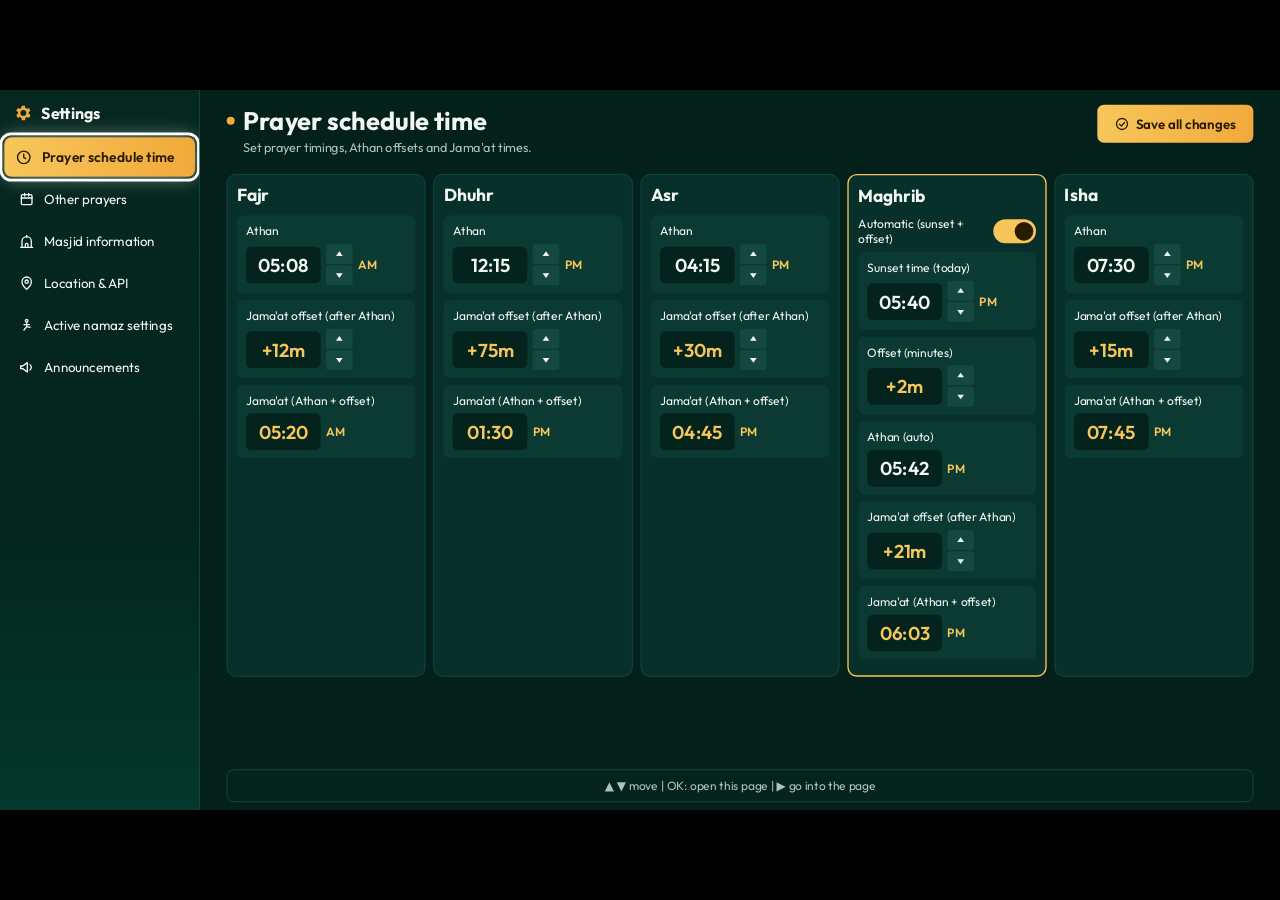
<file: unpacked_settings/app/src/main/assets/index.html>
<!DOCTYPE html>
<html lang="en">
<head>
<meta charset="utf-8">
<meta name="viewport" content="width=device-width, initial-scale=1, viewport-fit=cover">
<title>Masjid Display Settings</title>
<link href="https://fonts.googleapis.com/css2?family=Outfit:wght@400;500;600;700&display=swap" rel="stylesheet">
<style>
:root{--bg:#04201a;--panel:#07302a;--card:#0a3a32;--field:#04231d;--line:#14584b;--text:#f3f7f4;--mute:#a8c4bb;--gold:#f7c65a;--gold2:#f2a93b;--ink:#2a1c00;box-sizing:border-box;padding-top:env(safe-area-inset-top,0px);padding-bottom:env(safe-area-inset-bottom,0px)}
@media (prefers-color-scheme:dark){:root:not([data-theme="light"]){--bg:#04201a}}
:root[data-theme="dark"]{--bg:#04201a}
*{box-sizing:border-box}
html{scroll-padding-top:env(safe-area-inset-top,0px)}
body{margin:0;background:var(--bg);color:var(--text);font-family:'Outfit',system-ui,-apple-system,'Segoe UI',Roboto,sans-serif;min-height:100vh}
button,input,select,textarea{font:inherit;color:inherit}
.app{display:grid;grid-template-columns:260px 1fr;min-height:100vh}
nav{background:linear-gradient(180deg,#05271f,#03251d 60%,#05382c);border-right:1px solid var(--line);padding:20px 12px}
nav h1{font-size:24px;margin:0 8px 22px;display:flex;gap:12px;align-items:center}
nav h1 svg{width:30px;height:30px;fill:var(--gold2)}
.nb{display:flex;gap:14px;align-items:center;width:100%;text-align:left;background:none;border:0;border-radius:10px;padding:13px 14px;margin-bottom:6px;font-size:17px;cursor:pointer}
.nb svg{width:24px;height:24px;flex:none;fill:none;stroke:currentColor;stroke-width:2;stroke-linecap:round;stroke-linejoin:round}
.nb:hover{background:#0a3a32}
.nb[aria-current=page]{background:linear-gradient(90deg,var(--gold),var(--gold2));color:var(--ink);font-weight:600}
.nb:focus-visible,.save:focus-visible,.step button:focus-visible,.btn:focus-visible,.sw:focus-visible{outline:2px solid var(--gold);outline-offset:2px}
main{padding:22px 28px 40px;min-width:0}
header{display:flex;justify-content:space-between;align-items:flex-start;gap:16px;margin-bottom:18px}
header h2{margin:0;font-size:32px;display:flex;align-items:center;gap:12px}
header h2:before{content:"";width:12px;height:12px;border-radius:50%;background:var(--gold2)}
header p{margin:4px 0 0 24px;color:var(--mute);font-size:17px}
.save{display:flex;gap:10px;align-items:center;background:linear-gradient(90deg,var(--gold),var(--gold2));color:var(--ink);border:0;border-radius:10px;padding:13px 20px;font-weight:600;font-size:17px;cursor:pointer;white-space:nowrap}
.save svg{width:22px;height:22px;fill:none;stroke:currentColor;stroke-width:2.2;stroke-linecap:round;stroke-linejoin:round}
.save.dirty{box-shadow:0 0 0 3px rgba(247,198,90,.35)}
.page{display:none}.page.on{display:block}
.card{background:var(--panel);border:1px solid var(--line);border-radius:14px;padding:16px}
.card h3{margin:0 0 12px;font-size:21px;display:flex;justify-content:space-between;align-items:center}
.card.hl{border:2px solid var(--gold)}
.grid5{display:grid;grid-template-columns:repeat(5,minmax(0,1fr));gap:12px;margin-bottom:12px}
.grid4{display:grid;grid-template-columns:repeat(4,minmax(0,1fr));gap:12px}
.fld{background:var(--card);border-radius:10px;padding:10px;margin-bottom:8px}
.fld label,.lbl{display:block;font-size:14px;margin-bottom:6px;color:var(--text)}
.row{display:flex;align-items:center;gap:8px}
.val{background:var(--field);border-radius:8px;padding:8px 10px;font-weight:600;font-size:22px;min-width:84px;text-align:center}
.val.g{color:var(--gold)}
.ampm{color:var(--gold);font-size:14px;font-weight:600;min-width:26px}
.step{display:flex;flex-direction:column;gap:2px}
.step button{width:26px;height:20px;background:#15493f;border:0;border-radius:4px;cursor:pointer;padding:0;display:grid;place-items:center}
.step button svg{width:12px;height:12px;fill:var(--text)}
input.time{background:var(--field);border:0;border-radius:8px;padding:7px 8px;font-weight:600;font-size:21px;color:var(--gold);width:100%;max-width:140px;color-scheme:dark}
.sw{position:relative;width:46px;height:26px;border-radius:13px;border:0;background:#2b4a43;cursor:pointer;flex:none;padding:0}
.sw:after{content:"";position:absolute;top:3px;left:3px;width:20px;height:20px;border-radius:50%;background:var(--ink);transition:left .15s}
.sw[aria-checked=true]{background:var(--gold)}
.sw[aria-checked=true]:after{left:23px}
.auto{display:flex;justify-content:space-between;align-items:center;font-size:14px;margin-bottom:8px;gap:6px}
.note{margin-top:12px;background:var(--panel);border:1px solid var(--line);border-radius:10px;padding:12px 14px;color:var(--mute);font-size:15px}
.note b{color:var(--gold);font-weight:600}
.btn{display:flex;gap:10px;align-items:center;justify-content:center;background:transparent;border:1px solid var(--line);border-radius:10px;padding:13px 14px;cursor:pointer;width:100%;font-size:16px}
.btn:hover{background:#0a3a32}
.btn svg{width:22px;height:22px;fill:none;stroke:currentColor;stroke-width:2;stroke-linecap:round;stroke-linejoin:round}
.inp,select.inp,textarea.inp{width:100%;background:var(--field);border:1px solid var(--line);border-radius:10px;padding:14px 16px;font-size:18px}
select.inp{appearance:none;background-image:url("data:image/svg+xml,%3Csvg xmlns='http://www.w3.org/2000/svg' width='14' height='14' fill='none' stroke='%23f3f7f4' stroke-width='2'%3E%3Cpath d='M2 4l5 5 5-5'/%3E%3C/svg%3E");background-repeat:no-repeat;background-position:right 14px center;padding-right:38px}
select.inp option{background:#04231d}
.inp:focus{outline:2px solid var(--gold);outline-offset:1px}
.fl{margin-bottom:18px}.fl>label{display:block;margin-bottom:8px;font-size:17px;color:var(--mute)}
.two{display:grid;grid-template-columns:1fr 1fr;gap:16px}
.three{display:grid;grid-template-columns:repeat(3,1fr);gap:12px}
.sub{color:var(--mute);margin:0 0 16px;font-size:16px}
.dur{display:flex;justify-content:space-between;align-items:center;background:var(--card);border-radius:10px;padding:10px 16px;margin-bottom:10px;font-size:20px;font-weight:600}
.dur .row span.u{font-weight:400;color:var(--text);margin-left:18px;font-size:17px}
.ann{display:flex;justify-content:space-between;align-items:center;gap:16px}
.ann h3{margin-bottom:4px}
.cnt{text-align:right;color:var(--mute);margin-top:6px;font-size:15px}
.toast{position:fixed;left:50%;bottom:calc(24px + env(safe-area-inset-bottom,0px));transform:translateX(-50%) translateY(20px);background:var(--gold);color:var(--ink);padding:12px 20px;border-radius:10px;font-weight:600;opacity:0;pointer-events:none;transition:.2s;z-index:20;max-width:90vw;text-align:center}
.toast.on{opacity:1;transform:translateX(-50%)}
.dim{opacity:.45;pointer-events:none}
@media (max-width:1px){.grid5{grid-template-columns:repeat(3,minmax(0,1fr))}.grid4{grid-template-columns:repeat(2,minmax(0,1fr))}}
@media (max-width:1px){
.app{grid-template-columns:1fr}
nav{display:flex;overflow-x:auto;padding:10px;border-right:0;border-bottom:1px solid var(--line);gap:6px}
nav h1{display:none}.nb{width:auto;white-space:nowrap;margin:0;padding:10px 12px;font-size:15px}
main{padding:16px 14px 40px}header{flex-direction:column}header h2{font-size:26px}header p{margin-left:24px}
.grid5,.grid4,.two,.three{grid-template-columns:1fr}
}
.adj{border-radius:10px;cursor:pointer}.adj:focus{outline:3px solid var(--gold);outline-offset:4px;box-shadow:0 0 18px rgba(247,198,90,.45)}
.hint{display:none}
.tvua{cursor:none}.tv .app{height:var(--vh);min-height:0}.tv nav{height:var(--vh);overflow:hidden}.tv main{height:var(--vh);overflow-y:auto;padding:28px 44px 80px}.tv ::-webkit-scrollbar{display:none}
.tv .val{min-width:70px;font-size:20px}.tv .row{flex-wrap:wrap}
.tv .nb:focus,.tv .sw:focus,.tv .save:focus,.tv .btn:focus,.tv .inp:focus{outline:4px solid var(--gold);outline-offset:3px;box-shadow:0 0 22px rgba(247,198,90,.5)}
.tv .hint{display:block;position:fixed;bottom:12px;left:280px;right:44px;text-align:center;background:rgba(4,35,29,.92);border:1px solid var(--line);border-radius:10px;padding:8px 12px;color:var(--mute);font-size:15px;z-index:15}
html,body{height:100%;overflow:hidden;background:#000}
.stage{position:fixed;left:50%;top:50%;width:1920px;height:1080px;transform-origin:center;overflow:hidden;background:var(--bg)}
.tv .app{height:1080px;grid-template-columns:300px 1fr}.tv nav,.tv main{height:1080px}.tv main{padding:22px 40px 70px}
.tv .card{padding:14px}.tv .fld{padding:8px 10px;margin-bottom:6px}.tv .hint{left:340px;right:40px}
.grid2{display:grid;grid-template-columns:1fr 1fr;gap:16px;margin-bottom:12px}
.big .val{font-size:28px;min-width:112px;padding:10px 14px}
.big .fld{padding:12px 14px;margin-bottom:10px}
.big .fld label{font-size:18px;margin-bottom:8px}
.big .card h3{font-size:26px;margin-bottom:14px}
.big .ampm{font-size:18px;min-width:34px}
.big .step button{width:34px;height:26px}
.big .sw{width:64px;height:36px;border-radius:18px}
.big .sw:after{top:4px;left:4px;width:28px;height:28px}
.big .sw[aria-checked=true]:after{left:32px}
.big .auto{font-size:18px}
.big .adj:focus{outline-width:4px}
.big .note{font-size:17px}
.tv .nb{font-size:20px;padding:16px}
.tv .inp{padding:16px 18px;font-size:22px}.tv .btn{padding:18px;font-size:20px}.tv .sub{font-size:18px}.tv header h2{font-size:38px}.tv header p{font-size:19px}.tv .save{font-size:20px;padding:16px 26px}
.adj{position:relative}.adj:focus{background:rgba(247,198,90,.16)}
.adj:focus:before{content:"\25C0";position:absolute;left:-15px;top:50%;margin-top:-12px;color:var(--gold);font-size:18px}
.adj:focus:after{content:"\25B6";position:absolute;right:-15px;top:50%;margin-top:-12px;color:var(--gold);font-size:18px}
.tv .nb:focus,.tv .sw:focus,.tv .btn:focus,.tv .save:focus{transform:scale(1.04)}.tv .nb:focus{background:#0e4a3f}
.presets{display:grid;grid-template-columns:1fr 1fr;gap:12px}
.tv .hint{font-size:18px;padding:12px 14px}
.adj.editing{background:rgba(247,198,90,.3);outline:4px solid var(--gold);outline-offset:4px;box-shadow:0 0 24px rgba(247,198,90,.7)}
.adj.editing:before,.adj.editing:after{display:none}
.adj.editing .step button{background:var(--gold)}.adj.editing .step button svg{fill:var(--ink)}
.big .step button{width:40px;height:30px}
.nb:focus{outline:4px solid #fff!important;outline-offset:3px;box-shadow:0 0 28px rgba(255,255,255,.55)!important;background:rgba(255,255,255,.2)!important;transform:none}
.nb.sel,.nb.sel:focus{background:linear-gradient(90deg,var(--gold),var(--gold2))!important;color:var(--ink);font-weight:600}
.adj:focus,.sw:focus,.btn:focus,.save:focus,.inp:focus{outline:4px solid var(--gold)!important;outline-offset:4px;box-shadow:0 0 28px rgba(247,198,90,.65)!important}
.btn:focus{background:#14584B!important}
.adj.editing{background:rgba(247,198,90,.3);outline:5px solid var(--gold)!important}
.adj.editing .step button{background:#15493f;opacity:.55}
.adj.editing .step button.hot{opacity:1;background:var(--gold);transform:scale(1.25);box-shadow:0 0 16px rgba(247,198,90,.95)}
.adj.editing .step button.hot svg{fill:var(--ink)}
.inp.editing{outline:5px solid var(--gold)!important;background-color:#0f4b3f}
.inp:read-only{cursor:default}
.tv header{position:sticky;top:0;background:var(--bg);z-index:5;padding-bottom:10px}
@media (prefers-reduced-motion:reduce){*{transition:none!important}}
</style>
</head>
<body>
<div class="stage" id="stage"><div class="app">
<nav aria-label="Settings sections">
<h1><svg viewBox="0 0 24 24"><path d="M19.4 13a7.5 7.5 0 000-2l2.1-1.6-2-3.4-2.5 1a7.6 7.6 0 00-1.7-1L15 3.3h-4l-.4 2.7a7.6 7.6 0 00-1.7 1l-2.5-1-2 3.4L6.6 11a7.5 7.5 0 000 2l-2.1 1.6 2 3.4 2.5-1c.5.4 1.1.7 1.7 1l.4 2.7h4l.4-2.7c.6-.3 1.2-.6 1.7-1l2.5 1 2-3.4zM13 15.5a3.5 3.5 0 110-7 3.5 3.5 0 010 7z" transform="translate(-1 -.5)"/></svg>Settings</h1>
<div id="navs"></div>
</nav>
<main>
<header>
<div><h2 id="ptitle"></h2><p id="psub"></p></div>
<button class="save" id="save"><svg viewBox="0 0 24 24"><circle cx="12" cy="12" r="9"/><path d="M8 12.5l3 3 5-6"/></svg>Save all changes</button>
</header>

<section class="page big" id="p-prayer">
<div class="grid5" id="five"></div>
</section>

<section class="page big" id="p-other">
<div class="grid2" id="four"></div>
<div class="note"><b>Note:</b> Turning a switch on shows that prayer or schedule on the main screen. Turning it off hides it without deleting its saved settings.</div>
</section>

<section class="page" id="p-masjid">
<div class="card"><h3>Masjid details</h3>
<div class="fl"><label for="m-name">Masjid name</label><input class="inp" id="m-name" data-k="masjid.name"></div>
<div class="fl"><label for="m-sub">Subtitle / area (optional)</label><input class="inp" id="m-sub" data-k="masjid.sub"></div>
<div class="fl"><label for="m-addr">Full address (optional)</label><input class="inp" id="m-addr" data-k="masjid.addr"></div></div>
<div class="card" style="margin-top:16px"><h3>Screen size</h3><p class="sub">If the screen looks cut off or too small, change this until everything fits.</p><div class="fld" id="scalebox"></div></div>
</section>

<section class="page" id="p-loc">
<div class="two">
<div class="card"><h3>Location information</h3>
<p class="sub">Set your masjid's location for accurate sunrise, sunset, weather and prayer times.</p>
<div class="three" style="margin-bottom:14px">
<div><label class="lbl" for="l-c">Country</label><select class="inp" id="l-c" data-k="loc.country"><option>India</option></select></div>
<div><label class="lbl" for="l-s">State</label><select class="inp" id="l-s" data-k="loc.state"><option>Jharkhand</option></select></div>
<div><label class="lbl" for="l-ci">City / locality</label><select class="inp" id="l-ci" data-k="loc.city"><option>Lalpania</option></select></div></div>
<div class="two" style="margin-bottom:14px">
<div class="fld" id="latbox"></div>
<div class="fld" id="lngbox"></div></div>
<div class="two"><button class="btn" id="geo"><svg viewBox="0 0 24 24"><circle cx="12" cy="12" r="4"/><path d="M12 2v4M12 18v4M2 12h4M18 12h4"/></svg>Get current location</button>
<button class="btn" id="refloc"><svg viewBox="0 0 24 24"><path d="M20 11a8 8 0 00-14-4L4 9M4 4v5h5M4 13a8 8 0 0014 4l2-2M20 20v-5h-5"/></svg>Refresh location data</button></div></div>
<div class="card"><h3>Prayer calculation API</h3>
<p class="sub">Choose how prayer times are fetched.</p>
<div class="fl"><label for="a-p">API provider</label><select class="inp" id="a-p" data-k="api.prayer"><option>AlAdhan (aladhan.com)</option></select></div>
<div class="fl"><label for="a-m">Calculation method</label><select class="inp" id="a-m" data-k="api.method"><option value="1">1 - University of Islamic Sciences, Karachi</option><option value="2">2 - ISNA</option><option value="3">3 - Muslim World League</option><option value="4">4 - Umm Al-Qura, Makkah</option><option value="5">5 - Egyptian General Authority</option></select></div>
<div class="fl"><label for="a-j">School of jurisprudence</label><select class="inp" id="a-j" data-k="api.school"><option value="0">0 - Shafi (default)</option><option value="1">1 - Hanafi</option></select></div>
<div class="note" style="margin:0">These settings are used to fetch daily prayer times from the AlAdhan API.</div></div>
</div>
<div class="two" style="margin-top:16px">
<div class="card"><h3>Sunrise &amp; sunset API</h3><p class="sub">Used for sunrise, sunset and automatic Maghrib timing.</p>
<div class="fl"><label for="s-p">API provider</label><select class="inp" id="s-p" data-k="api.sun"><option>sunrise-sunset.org</option></select></div>
<button class="btn test">Test sunrise/sunset API</button></div>
<div class="card"><h3>Weather API</h3><p class="sub">Used for current weather and the 7-day forecast.</p>
<div class="fl"><label for="w-p">API provider</label><select class="inp" id="w-p" data-k="api.weather"><option>Open-Meteo (open-meteo.com)</option></select></div>
<button class="btn test">Test weather API</button></div>
</div>
</section>

<section class="page" id="p-namaz">
<div class="card"><h3>Active namaz duration</h3>
<p class="sub">Set how long the Active Namaz screen stays on display after each Jama'at starts.</p>
<div id="durs"></div></div>
</section>

<section class="page" id="p-ann">
<div class="card" style="margin-bottom:14px"><div class="ann"><div><h3>Enable announcements</h3><p class="sub" style="margin:0">Show announcement messages on the main display.</p></div>
<div class="row"><span>Enable</span><button class="sw" role="switch" aria-label="Enable announcements" data-sw="ann.on"></button></div></div></div>
<div class="card"><h3>Announcement message</h3><p class="sub">Enter the text to show on the main screen.</p>
<textarea class="inp" id="an-t" rows="3" maxlength="200" data-k="ann.text" aria-label="Announcement message"></textarea>
<div class="cnt" id="an-c">0/200</div></div>
<div class="card" style="margin-top:14px"><h3>Quick messages</h3><p class="sub">Pick one to fill the message. No typing needed.</p><div class="presets">
<button class="btn" data-preset="Welcome to our Masjid. Please maintain silence in the mosque.">Welcome and silence</button>
<button class="btn" data-preset="Please switch off your mobile phones before the prayer.">Switch off mobile phones</button>
<button class="btn" data-preset="Please straighten the rows and fill the gaps.">Straighten the rows</button>
<button class="btn" data-preset="Jumuah khutbah will begin soon. Please be seated.">Jumuah khutbah soon</button>
<button class="btn" data-preset="Please keep the Masjid clean.">Keep the Masjid clean</button>
<button class="btn" data-preset="Please keep your footwear on the racks.">Footwear on the racks</button>
</div></div>
</section>
</main>
</div>
<div class="hint" id="hint">&#9650; &#9660; &#9664; &#9654; Move &nbsp;&nbsp; OK Select &nbsp;&nbsp; &#9664; &#9654; on a time or value: change it &nbsp;&nbsp; Back: menu</div>
<div class="toast" id="toast" role="status"></div></div>

<script>
var DEF={
 masjid:{name:"Jama Masjid KODWATAND, Lalpania",sub:"Lalpania",addr:"KODWATAND, Lalpania, Bokaro, Jharkhand, India"},
 pr:{fajr:{on:1,t:308,off:12,j:320},dhuhr:{on:1,t:735,off:75,j:810},asr:{on:1,t:975,off:30,j:1005},maghrib:{on:1,auto:1,sunset:1060,off:2,j:1083,jo:21},isha:{on:1,t:1170,off:15,j:1185}},
 jumuah:{on:1,t:735,off:45,j:795},
 sp:{fitr:{on:1,t:450},adha:{on:1,t:450},tar:{on:1,t:1200}},
 ram:{on:1,sehri:281,iftar:1078},
 cd:{athan:10,jamaat:15},
 loc:{country:"India",state:"Jharkhand",city:"Lalpania",lat:23.741521,lng:85.745422},
 api:{prayer:"AlAdhan (aladhan.com)",method:"3",school:"0",sun:"sunrise-sunset.org",weather:"Open-Meteo (open-meteo.com)"},
 dur:{fajr:5,dhuhr:5,asr:5,maghrib:5,isha:5,jumuah:5},
 ann:{on:1,text:"Welcome to our Masjid. Please maintain silence in the mosque."},
 ui:{scale:100}
};
var KEY="masjid-settings-v1",S=load(),dirty=false;
if(S.pr.dhuhr.off===null||S.pr.dhuhr.off===undefined)S.pr.dhuhr.off=75;
function clone(o){return JSON.parse(JSON.stringify(o))}
function load(){try{var r=localStorage.getItem(KEY);if(r){var o=JSON.parse(r);return merge(clone(DEF),o)}}catch(e){}return clone(DEF)}
function merge(a,b){for(var k in b){if(b[k]&&typeof b[k]==="object"&&a[k]&&typeof a[k]==="object")merge(a[k],b[k]);else a[k]=b[k]}return a}
function get(p){return p.split(".").reduce(function(o,k){return o&&o[k]},S)}
function set(p,v){var a=p.split("."),o=S;for(var i=0;i<a.length-1;i++)o=o[a[i]];o[a[a.length-1]]=v;mark()}
function mark(){dirty=true;document.getElementById("save").classList.add("dirty");clearTimeout(mark.t);mark.t=setTimeout(function(){document.getElementById("save").click()},1500)}
function toast(m){var t=document.getElementById("toast");t.textContent=m;t.classList.add("on");clearTimeout(toast.h);toast.h=setTimeout(function(){t.classList.remove("on")},2400)}
function fmt(m){m=((m%1440)+1440)%1440;var h=Math.floor(m/60),mm=m%60;return{t:("0"+((h%12)||12)).slice(-2)+":"+("0"+mm).slice(-2),ap:h<12?"AM":"PM"}}
function hhmm(m){m=((m%1440)+1440)%1440;return("0"+Math.floor(m/60)).slice(-2)+":"+("0"+m%60).slice(-2)}
function parseT(s){var a=s.split(":");return +a[0]*60+ +a[1]}
function offTxt(v){return v===null?"Fixed":(v>=0?"+":"")+v+"m"}
var UP='<svg viewBox="0 0 12 12"><path d="M6 2l5 7H1z"/></svg>',DN='<svg viewBox="0 0 12 12"><path d="M6 10L1 3h10z"/></svg>';
function stepper(path,kind,min,max,stp,label){
 var v=get(path),txt,ap="";
 if(kind==="time"){var f=fmt(v);txt=f.t;ap=f.ap}else if(kind==="off")txt=offTxt(v);else if(kind==="pct")txt=v+"%";else if(kind==="deg")txt=Number(v).toFixed(6);else txt=v+"m";
 return '<div class="row adj" tabindex="0" role="spinbutton" aria-label="'+label+'" data-adj="'+path+'|'+kind+'|'+min+'|'+max+'|'+stp+'"><div class="val'+(kind==="off"?" g":"")+'" aria-live="polite">'+txt+'</div>'+
 '<div class="step"><button type="button" tabindex="-1" aria-label="Increase '+label+'" data-st="'+path+'|'+kind+'|'+min+'|'+max+'|'+stp+'|1">'+UP+'</button><button type="button" tabindex="-1" aria-label="Decrease '+label+'" data-st="'+path+'|'+kind+'|'+min+'|'+max+'|'+stp+'|-1">'+DN+'</button></div>'+
 (kind==="time"?'<span class="ampm">'+ap+'</span>':'')+'</div>';
}
function jam(path,label){return '<div class="fld"><label>Jama\'at</label>'+stepper(path,"time",0,1439,1,label+" Jama'at")+'</div>'}
function jamCalc(m){var f=fmt(m);return '<div class="fld"><label>Jama\'at (Athan + offset)</label><div class="row"><div class="val g">'+f.t+'</div><span class="ampm">'+f.ap+'</span></div></div>'}
function sw(path,label){return '<button class="sw" role="switch" aria-label="Show '+label+'" aria-checked="'+(get(path)?"true":"false")+'" data-sw="'+path+'"></button>'}
function offField(path,label){
 
 return '<div class="fld"><label>Jama\'at offset (after Athan)</label>'+stepper(path,"off",0,90,1,label+" offset")+'</div>';
}
function prayerCard(id,name){
 var p=S.pr[id];
 return '<div class="card"><h3>'+name+(id!=="maghrib"?"":"")+'</h3><div class="fld"><label>Athan</label>'+stepper("pr."+id+".t","time",0,1439,1,name+" Athan")+'</div>'+offField("pr."+id+".off",name)+jamCalc(p.t+p.off)+'</div>';
}
function maghribCard(){
 var p=S.pr.maghrib,auto=p.auto,at=auto?p.sunset+p.off:p.t;
 return '<div class="card hl"><h3>Maghrib</h3><div class="auto"><span>Automatic (sunset + offset)</span><button class="sw" role="switch" aria-label="Automatic Maghrib" aria-checked="'+(auto?"true":"false")+'" data-sw="pr.maghrib.auto"></button></div>'+
 '<div class="fld"><label>Sunset time (today)</label>'+stepper("pr.maghrib.sunset","time",0,1439,1,"Sunset time")+'</div>'+
 '<div class="fld"><label>Offset (minutes)</label>'+stepper("pr.maghrib.off","off",-30,60,1,"Maghrib offset")+'</div>'+
 (auto?'<div class="fld"><label>Athan (auto)</label><div class="row"><div class="val">'+fmt(at).t+'</div><span class="ampm">'+fmt(at).ap+'</span></div></div>':'<div class="fld"><label>Athan</label>'+stepper("pr.maghrib.t","time",0,1439,1,"Maghrib Athan")+'</div>')+
 '<div class="fld"><label>Jama\'at offset (after Athan)</label>'+stepper("pr.maghrib.jo","off",0,60,1,"Maghrib Jama'at offset")+'</div>'+jamCalc(at+p.jo)+'</div>';
}
function renderSched(){
 var f=document.getElementById("five"),g=document.getElementById("four"),y=S.pr;
 f.innerHTML=prayerCard("fajr","Fajr")+prayerCard("dhuhr","Dhuhr")+prayerCard("asr","Asr")+maghribCard()+prayerCard("isha","Isha");
 var j=S.jumuah;
 var jc='<div class="card"><h3>Jumu\'ah</h3><div class="fld"><label>Athan</label>'+stepper("jumuah.t","time",0,1439,1,"Jumu'ah Athan")+'</div><div class="fld"><label>Jama\'at offset (after Athan)</label>'+stepper("jumuah.off","off",0,120,1,"Jumu'ah offset")+'</div>'+jamCalc(j.t+j.off)+'</div>';
 function sp(id,n){return '<div class="fld"><div class="auto"><span>'+n+'</span>'+sw("sp."+id+".on",n)+'</div>'+stepper("sp."+id+".t","time",0,1439,5,n)+'</div>'}
 var sc='<div class="card"><h3>Special Salah</h3>'+sp("fitr","Eid-ul-Fitr")+sp("adha","Eid-ul-Adha")+sp("tar","Taraweeh")+'</div>';
 var rc='<div class="card"><h3>Ramadan'+sw("ram.on","Ramadan")+'</h3><div class="fld"><label>Sehri</label>'+stepper("ram.sehri","time",0,1439,1,"Sehri")+'</div><div class="fld"><label>Iftar</label>'+stepper("ram.iftar","time",0,1439,1,"Iftar")+'</div></div>';
 var cc='<div class="card"><h3>Countdown</h3><div class="fld"><label>Before Athan</label>'+stepper("cd.athan","min",0,60,1,"countdown before Athan")+'</div><div class="fld"><label>Before Jama\'at</label>'+stepper("cd.jamaat","min",0,60,1,"countdown before Jama'at")+'</div></div>';
 g.innerHTML=jc+sc+rc+cc;
}
function renderDur(){
 var n={fajr:"Fajr",dhuhr:"Dhuhr",asr:"Asr",maghrib:"Maghrib",isha:"Isha",jumuah:"Jumu'ah"},h="";
 for(var k in n)h+='<div class="dur"><span>'+n[k]+'</span><div class="row">'+stepper("dur."+k,"min",1,60,1,n[k]+" duration").replace(/<div class="row">|<\/div>$/g,function(m){return m}).replace("m</div>",'</div>')+'<span class="u">minutes</span></div></div>';
 document.getElementById("durs").innerHTML=h;
}
function bindFields(){
 document.querySelectorAll("[data-k]").forEach(function(el){
  var v=get(el.dataset.k);el.value=v;
  el.oninput=function(){var x=el.hasAttribute("data-num")?parseFloat(el.value):el.value;if(el.hasAttribute("data-num")&&isNaN(x))return;set(el.dataset.k,x);if(el.id==="an-t")cnt()};
 });
 document.querySelectorAll("[data-sw]").forEach(function(b){
  if(b.hasAttribute("aria-checked"))return;b.setAttribute("aria-checked",get(b.dataset.sw)?"true":"false");
 });
}
function cnt(){document.getElementById("an-c").textContent=document.getElementById("an-t").value.length+"/200"}
var PAGES=[
 {id:"prayer",n:"Prayer schedule time",t:"Prayer schedule time",s:"Set prayer timings, Athan offsets and Jama'at times.",i:'<circle cx="12" cy="12" r="9"/><path d="M12 7v5l3 2"/>'},
 {id:"other",n:"Other prayers",t:"Other prayers",s:"Set Jumu'ah, special salah, Ramadan and countdown.",i:'<rect x="4" y="5" width="16" height="15" rx="2"/><path d="M4 10h16M9 3v4M15 3v4"/>'},
 {id:"masjid",n:"Masjid information",t:"Masjid information",s:"Manage your masjid's details.",i:'<path d="M12 3v3M5 21V12a7 7 0 0114 0v9M3 21h18M10 21v-4a2 2 0 014 0v4"/>'},
 {id:"loc",n:"Location & API",t:"Location & API",s:"Set location, API configuration and calculation settings.",i:'<path d="M12 21s7-6.2 7-11.5A7 7 0 005 9.5C5 14.800 12 21 12 21z"/><circle cx="12" cy="9.5" r="2.5"/>'},
 {id:"namaz",n:"Active namaz settings",t:"Active namaz duration",s:"Set how long the Active Namaz screen stays on display after Jama'at time.",i:'<circle cx="12" cy="5" r="2"/><path d="M12 8v6l-4 5M12 14l5 1M8 11h8"/>'},
 {id:"ann",n:"Announcements",t:"Announcements",s:"Create and manage text announcements to show on the main screen.",i:'<path d="M3 10v4h3l7 5V5L6 10zM17 8a5 5 0 010 8"/>'}
];
/* ===== Remote navigation: three separate states =====
   FOCUS    = the cursor (light ring). Moves with arrow keys, changes nothing.
   SELECTED = the open menu page (gold fill). Set only by OK.
   ACTIVE   = editing a value / typing (mode "edit" or "text"). Set by OK, left by OK or Back. */
var selPage="prayer",mode="menu",editEl=null,hot=1,rep=0;
function navs(){return Array.prototype.slice.call(document.querySelectorAll(".nb"))}
function controls(){var l=document.querySelectorAll('.page.on button:not([tabindex="-1"]),.page.on input,.page.on select,.page.on textarea,.page.on [tabindex="0"]');return Array.prototype.filter.call(l,function(e){return e.offsetParent!==null&&!e.disabled})}
function allTargets(){var c=controls();c.push(document.getElementById("save"));return c}
function keyOf(el){if(!el||!el.dataset)return null;if(el.dataset.adj)return"a:"+el.dataset.adj.split("|")[0];if(el.dataset.sw)return"s:"+el.dataset.sw;if(el.dataset.preset)return"p:"+el.dataset.preset;if(el.id)return"i:"+el.id;return null}
function findKey(k){var t=k.slice(2);if(k[0]==="a")return document.querySelector('[data-adj^="'+t+'|"]');if(k[0]==="s")return document.querySelector('[data-sw="'+t+'"]');if(k[0]==="p"){var l=document.querySelectorAll("[data-preset]");for(var i=0;i<l.length;i++)if(l[i].dataset.preset===t)return l[i];return null}return document.getElementById(t)}
function show(id){selPage=id;PAGES.forEach(function(p){document.getElementById("p-"+p.id).classList.toggle("on",p.id===id);var b=document.getElementById("nb-"+p.id);if(p.id===id){b.classList.add("sel");b.setAttribute("aria-current","page");document.getElementById("ptitle").textContent=p.t;document.getElementById("psub").textContent=p.s}else{b.classList.remove("sel");b.removeAttribute("aria-current")}});document.querySelector("main").scrollTop=0}
function hint(){var h=document.getElementById("hint"),a=document.activeElement,m;
 if(mode==="edit")m=(editEl&&editEl.tagName==="SELECT")?"\u25B2 \u25BC change the choice   |   OK or Back: done":"\u25B2 increase   \u25BC decrease   (hold to go faster)   |   OK or Back: done";
 else if(mode==="text")m="Type with the on-screen keyboard   |   OK or Back: done";
 else if(mode==="menu")m="\u25B2 \u25BC move   |   OK: open this page   |   \u25B6 go into the page";
 else if(a&&a.dataset&&a.dataset.adj)m="OK: edit this value   |   \u25B2 \u25BC \u25C0 \u25B6 move   |   Back: menu";
 else if(a&&a.getAttribute&&a.getAttribute("role")==="switch")m="OK: turn on / off   |   \u25B2 \u25BC \u25C0 \u25B6 move   |   Back: menu";
 else if(a&&a.tagName==="SELECT")m=a.options.length>1?"OK: change the choice   |   \u25B2 \u25BC \u25C0 \u25B6 move   |   Back: menu":"\u25B2 \u25BC \u25C0 \u25B6 move   |   Back: menu";
 else if(a&&(a.tagName==="INPUT"||a.tagName==="TEXTAREA"))m="OK: type with the on-screen keyboard   |   \u25B2 \u25BC \u25C0 \u25B6 move   |   Back: menu";
 else m="OK: press   |   \u25B2 \u25BC \u25C0 \u25B6 move   |   Back: menu";
 h.textContent=m}
function paintEdit(){document.querySelectorAll(".editing").forEach(function(x){x.classList.remove("editing")});document.querySelectorAll(".hot").forEach(function(x){x.classList.remove("hot")});
 if(mode==="edit"&&editEl){editEl.classList.add("editing");var b=editEl.querySelectorAll(".step button");if(b.length===2)b[hot===1?0:1].classList.add("hot")}}
function refresh(){var ak=keyOf(document.activeElement),ek=(mode==="edit"&&editEl&&editEl.dataset&&editEl.dataset.adj)?keyOf(editEl):null,m=document.querySelector("main"),mt=m.scrollTop;
 renderSched();renderDur();renderLoc();bindFields();fit();m.scrollTop=mt;
 var n=ak?findKey(ak):null;if(n)n.focus({preventScroll:true});
 if(ek)editEl=findKey(ek)||editEl;
 paintEdit();hint()}
function reveal(el){var m=document.querySelector("main");if(!el.closest("main")||el.id==="save")return;var r=el.getBoundingClientRect(),mr=m.getBoundingClientRect(),k=(m.offsetHeight?mr.height/m.offsetHeight:1)||1,off=(r.top+r.height/2-(mr.top+mr.height/2))/k;if(Math.abs(off)>m.clientHeight*0.28)m.scrollTop+=off;window.scrollTo(0,0)}
function nextVal(v,k,mn,mx,st,d,m){m=m||1;if(k==="time")return((v+d*st*m)%1440+1440)%1440;if(k==="deg")return Math.max(mn,Math.min(mx,Math.round((v+d*st*m)*1e6)/1e6));return Math.max(mn,Math.min(mx,v+d*st*m))}
function renderLoc(){document.getElementById("scalebox").innerHTML='<label>Display scale</label>'+stepper("ui.scale","pct",40,200,5,"Display scale");document.getElementById("latbox").innerHTML='<label>Latitude</label>'+stepper("loc.lat","deg",-90,90,.0001,"Latitude");document.getElementById("lngbox").innerHTML='<label>Longitude</label>'+stepper("loc.lng","deg",-180,180,.0001,"Longitude")}
function enterPage(){var c=controls();if(!c.length)return;mode="page";document.querySelector("main").scrollTop=0;c[0].focus({preventScroll:true});hint()}
function goMenu(){mode="menu";editEl=null;paintEdit();document.getElementById("nb-"+selPage).focus({preventScroll:true});hint()}
function enterEdit(el){mode="edit";editEl=el;hot=1;paintEdit();hint()}
function startText(el){mode="text";el.readOnly=false;el.blur();el.focus({preventScroll:true});try{el.click();var n=el.value.length;el.setSelectionRange(n,n)}catch(x){}hint()}
function exitMode(){var a=document.activeElement;if(mode==="text"&&a&&(a.tagName==="INPUT"||a.tagName==="TEXTAREA")){a.readOnly=true;a.blur();a.focus({preventScroll:true})}mode="page";editEl=null;paintEdit();hint()}
function back(){if(mode==="edit"||mode==="text"){exitMode();return true}if(mode==="page"){goMenu();return true}return false}
window.tvBack=back;
function bump(up,m){hot=up?1:-1;
 if(editEl.tagName==="SELECT"){var ni=editEl.selectedIndex+(up?-1:1);if(ni>=0&&ni<editEl.options.length){editEl.selectedIndex=ni;editEl.dispatchEvent(new Event("input",{bubbles:true}))}return}
 var a=editEl.dataset.adj.split("|"),p=a[0];set(p,nextVal(get(p),a[1],+a[2],+a[3],+a[4],up?1:-1,m));refresh()}
function activate(a){
 if(a.dataset&&a.dataset.adj){enterEdit(a);return}
 if(a.getAttribute("role")==="switch"){a.click();return}
 if(a.tagName==="SELECT"){if(a.options.length>1)enterEdit(a);return}
 if(a.tagName==="INPUT"||a.tagName==="TEXTAREA"){startText(a);return}
 a.click()}
function pmove(dir){var cur=document.activeElement,l=allTargets();
 if(l.indexOf(cur)<0){var c0=controls()[0];if(c0)c0.focus({preventScroll:true});return}
 if(cur.id==="save"&&dir==="D"){var c1=controls()[0];if(c1)c1.focus({preventScroll:true});return}
 var c=cur.getBoundingClientRect(),best=null,bs=1e9;
 l.forEach(function(e){if(e===cur)return;var r=e.getBoundingClientRect(),prim,beam,gap,ov;
  if(dir==="L"||dir==="R"){var cx=c.left+c.width/2,rx=r.left+r.width/2;if(dir==="R"?rx<=cx+2:rx>=cx-2)return;
   prim=dir==="R"?Math.max(0,r.left-c.right):Math.max(0,c.left-r.right);ov=Math.min(c.bottom,r.bottom)-Math.max(c.top,r.top);beam=ov>0;gap=beam?Math.abs((r.top+r.height/2)-(c.top+c.height/2)):-ov}
  else{var cy=c.top+c.height/2,ry=r.top+r.height/2;if(dir==="D"?ry<=cy+2:ry>=cy-2)return;
   prim=dir==="D"?Math.max(0,r.top-c.bottom):Math.max(0,c.top-r.bottom);ov=Math.min(c.right,r.right)-Math.max(c.left,r.left);beam=ov>0;gap=beam?Math.abs((r.left+r.width/2)-(c.left+c.width/2)):-ov}
  if(!beam&&(dir==="L"||dir==="R")&&e.id==="save")return;
  if(!beam&&(dir==="U"||dir==="D")&&e.id!=="save")return;
  var sc=beam?prim+0.3*gap:10000+prim+3*gap;if(sc<bs){bs=sc;best=e}});
 if(best){best.focus({preventScroll:true});reveal(best)}else if(dir==="L"&&cur.id!=="save")goMenu()}
document.addEventListener("keydown",function(e){
 var k=e.keyCode,a=document.activeElement,dir={37:"L",38:"U",39:"R",40:"D"}[k],ok=(k===13);
 if(k===10009||k===27){if(back())e.preventDefault();return}
 if(mode==="edit"){
  if(ok){exitMode()}
  else if(dir==="U"||dir==="D"){rep=e.repeat?rep+1:0;bump(dir==="U",rep>25?20:(rep>8?5:1));paintEdit()}
  e.preventDefault();return}
 if(mode==="text"){
  if(ok||dir==="U"||dir==="D"){exitMode();e.preventDefault();if(dir)pmove(dir)}
  return}
 if(!dir&&!ok)return;
 if(mode==="menu"){var ns=navs(),i=ns.indexOf(a);
  e.preventDefault();
  if(i<0){ns[0].focus();return}
  if(dir==="U"){if(i>0)ns[i-1].focus({preventScroll:true})}
  else if(dir==="D"){if(i<ns.length-1)ns[i+1].focus({preventScroll:true})}
  else if(ok){show(a.dataset.nav);enterPage()}
  else if(dir==="R"){if(a.dataset.nav===selPage)enterPage()}
  return}
 e.preventDefault();
 if(dir)pmove(dir);else activate(a)});
document.addEventListener("keyup",function(){rep=0});
document.addEventListener("focusin",function(e){var t=e.target;if(mode!=="edit"&&mode!=="text")mode=(t.classList&&t.classList.contains("nb"))?"menu":"page";hint()});
document.addEventListener("click",function(e){
 var nb=e.target.closest("[data-nav]");if(nb){show(nb.dataset.nav);enterPage();return}
 var ps=e.target.closest("[data-preset]");if(ps){set("ann.text",ps.dataset.preset);document.getElementById("an-t").value=ps.dataset.preset;cnt();return}
 var s=e.target.closest("[data-st]");
 if(s){var a=s.dataset.st.split("|"),p=a[0],k=a[1],mn=+a[2],mx=+a[3],st=+a[4],d=+a[5];set(p,nextVal(get(p),k,mn,mx,st,d,1));refresh();return}
 var w=e.target.closest("[data-sw]");
 if(w){var p2=w.dataset.sw,nv=get(p2)?0:1;set(p2,nv);w.setAttribute("aria-checked",nv?"true":"false");if(p2==="pr.maghrib.auto")refresh();return}
});
document.getElementById("navs").innerHTML=PAGES.map(function(p){return '<button class="nb" id="nb-'+p.id+'" data-nav="'+p.id+'"><svg viewBox="0 0 24 24">'+p.i+'</svg>'+p.n+'</button>'}).join("");
document.getElementById("save").onclick=function(){
 try{localStorage.setItem(KEY,JSON.stringify(S));dirty=false;this.classList.remove("dirty");toast("Settings saved")}
 catch(e){toast("Could not save in this browser")}
};
document.getElementById("geo").onclick=function(){
 if(!navigator.geolocation){toast("Location is not available on this device");return}
 navigator.geolocation.getCurrentPosition(function(p){S.loc.lat=+p.coords.latitude.toFixed(6);S.loc.lng=+p.coords.longitude.toFixed(6);mark();renderLoc();toast("Location updated")},function(){toast("Location permission was denied")},{timeout:8000});
};
document.getElementById("refloc").onclick=function(){toast("Refresh needs the display app's connection")};
document.querySelectorAll(".test").forEach(function(b){b.onclick=function(){toast("API tests run from the display app, not this page")}});
window.addEventListener("beforeunload",function(e){if(dirty){e.preventDefault();e.returnValue=""}});
var tv=true,tvua=/Tizen|SMART-TV|SmartTV|Web0S|WebOS|HbbTV/i.test(navigator.userAgent);
function fit(){var de=document.documentElement,vv=window.visualViewport,w=Math.min(innerWidth,de.clientWidth||1e9,vv?vv.width:1e9),h=Math.min(innerHeight,de.clientHeight||1e9,vv?vv.height:1e9),u=(S.ui&&S.ui.scale)||100,k=Math.min(w/1920,h/1080)*u/100,s=document.getElementById("stage");s.style.transformOrigin="0 0";s.style.left=((w-1920*k)/2)+"px";s.style.top=((h-1080*k)/2)+"px";s.style.transform="scale("+k+")";window.scrollTo(0,0)}
document.body.classList.add("tv","big");if(tvua)document.body.classList.add("tvua");fit();window.addEventListener("resize",fit);
try{if(window.tizen&&tizen.tvinputdevice){["Back","Exit"].forEach(function(n){try{tizen.tvinputdevice.registerKey(n)}catch(x){}})}}catch(x){}
document.querySelectorAll("input.inp,textarea.inp").forEach(function(x){x.readOnly=true});
renderSched();renderDur();renderLoc();bindFields();cnt();
show("prayer");mode="menu";document.getElementById("nb-prayer").focus({preventScroll:true});hint();
</script>
</body>
</html>
</file>
